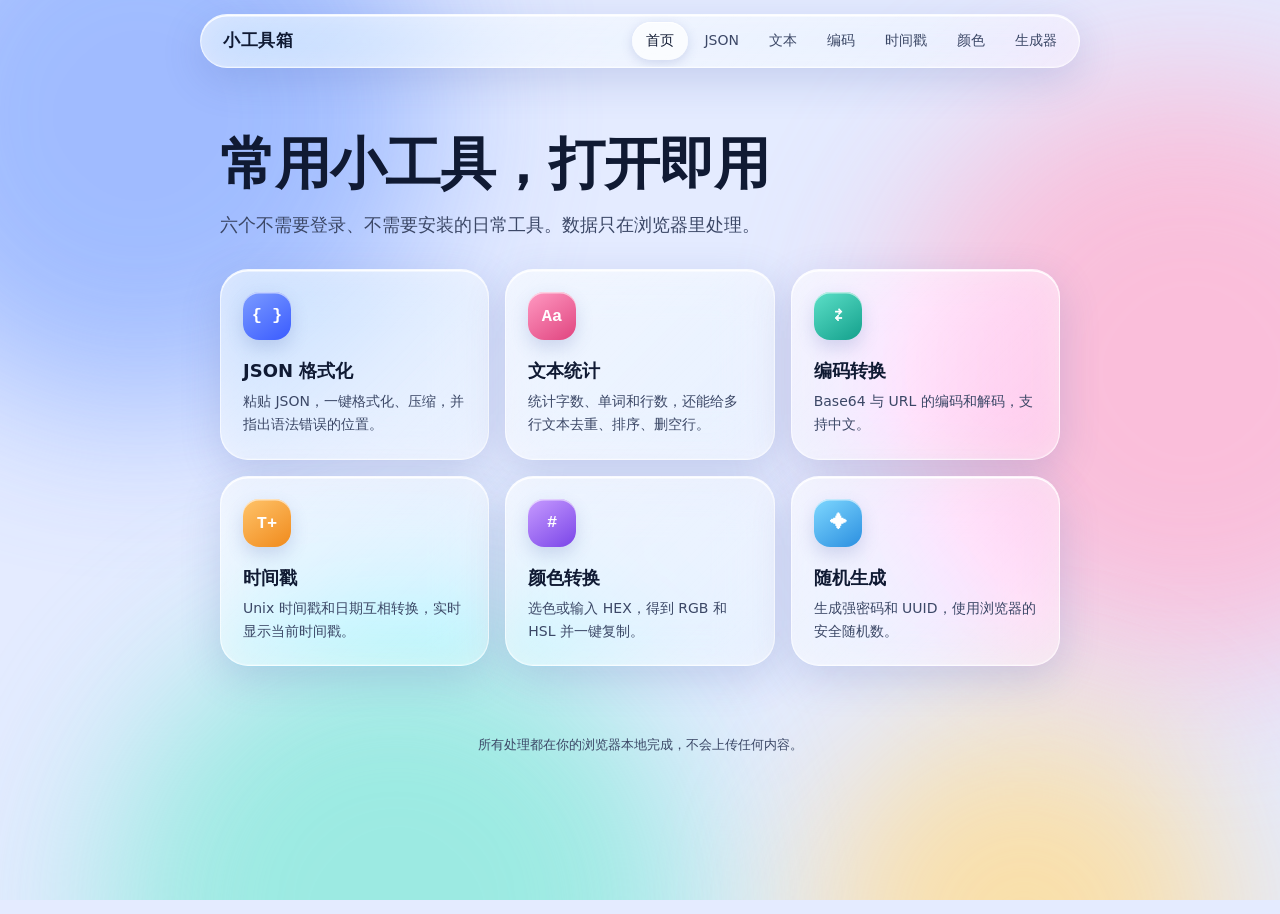
<file: index.html>
<!doctype html><html lang="zh-CN"><head><meta charset="utf-8"><meta name="viewport" content="width=device-width,initial-scale=1"><title>首页 · 小工具箱</title><link rel="stylesheet" href="style.css"></head><body><main>
<h1>常用小工具，打开即用</h1><p class="sub">六个不需要登录、不需要安装的日常工具。数据只在浏览器里处理。</p>
<div class="tiles">
<a class="tile" href="json.html"><i style="--t1:#7c9cff;--t2:#3a5bff">{ }</i><b>JSON 格式化</b><span>粘贴 JSON，一键格式化、压缩，并指出语法错误的位置。</span></a>
<a class="tile" href="text.html"><i style="--t1:#ff9ac2;--t2:#e0447f">Aa</i><b>文本统计</b><span>统计字数、单词和行数，还能给多行文本去重、排序、删空行。</span></a>
<a class="tile" href="encode.html"><i style="--t1:#5de0c8;--t2:#13a08c">⇄</i><b>编码转换</b><span>Base64 与 URL 的编码和解码，支持中文。</span></a>
<a class="tile" href="time.html"><i style="--t1:#ffc46b;--t2:#f08a1c">T+</i><b>时间戳</b><span>Unix 时间戳和日期互相转换，实时显示当前时间戳。</span></a>
<a class="tile" href="color.html"><i style="--t1:#c79bff;--t2:#7a45e8">#</i><b>颜色转换</b><span>选色或输入 HEX，得到 RGB 和 HSL 并一键复制。</span></a>
<a class="tile" href="gen.html"><i style="--t1:#7fd8ff;--t2:#2b8fe0">✦</i><b>随机生成</b><span>生成强密码和 UUID，使用浏览器的安全随机数。</span></a>
</div>
</main><script src="app.js"></script></body></html>
</file>
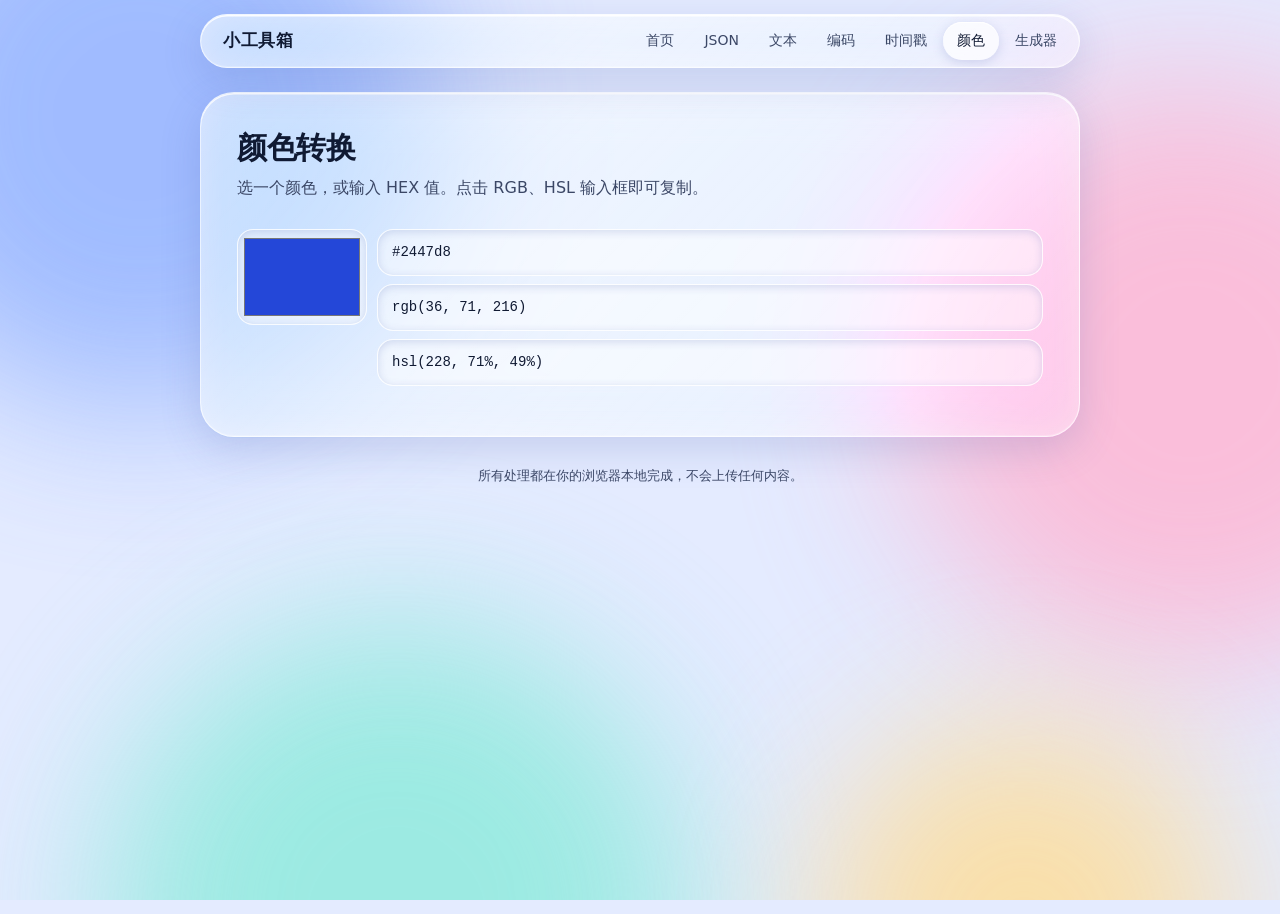
<file: color.html>
<!doctype html><html lang="zh-CN"><head><meta charset="utf-8"><meta name="viewport" content="width=device-width,initial-scale=1"><title>颜色转换 · 小工具箱</title><link rel="stylesheet" href="style.css"></head><body><main>
<h1>颜色转换</h1><p class="sub">选一个颜色，或输入 HEX 值。点击 RGB、HSL 输入框即可复制。</p>
<div class="row"><input type="color" id="c" style="flex:0 0 96px;height:96px;padding:4px" aria-label="选色"><div style="flex:3;display:grid;gap:8px"><input id="hex" aria-label="HEX"><input id="rgb" readonly aria-label="RGB"><input id="hsl" readonly aria-label="HSL"></div></div>
</main><script src="app.js"></script>
<script>
function set(h,k){h=h.replace('#','');if(h.length==3)h=[...h].map(x=>x+x).join('');if(!/^[0-9a-f]{6}$/i.test(h))return;
const[r,g,b]=[0,2,4].map(i=>parseInt(h.substr(i,2),16)),x=r/255,y=g/255,z=b/255,M=Math.max(x,y,z),n=Math.min(x,y,z),l=(M+n)/2,d=M-n;
let H=0,S=0;if(d){S=d/(1-Math.abs(2*l-1));H=M==x?((y-z)/d)%6:M==y?(z-x)/d+2:(x-y)/d+4;H=Math.round(H*60);if(H<0)H+=360}
h='#'+h.toLowerCase();$('#c').value=h;if(!k)$('#hex').value=h;
$('#rgb').value=`rgb(${r}, ${g}, ${b})`;$('#hsl').value=`hsl(${H}, ${Math.round(S*100)}%, ${Math.round(l*100)}%)`}
$('#c').oninput=e=>set(e.target.value);$('#hex').oninput=e=>set(e.target.value,1);
$('#rgb').onclick=e=>cp(e.target.value,e.target);$('#hsl').onclick=$('#rgb').onclick;
set('#2447d8');
</script></body></html>
</file>
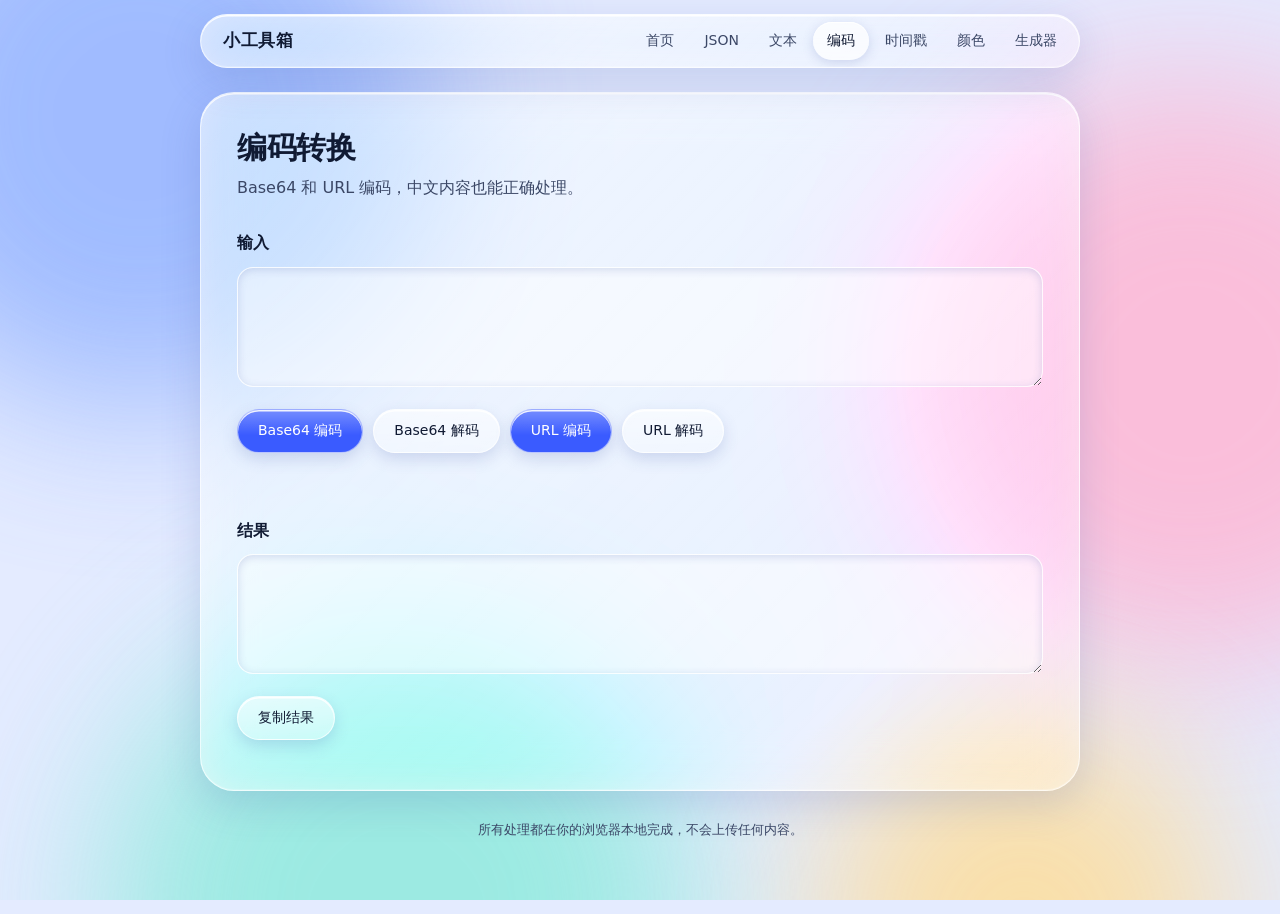
<file: encode.html>
<!doctype html><html lang="zh-CN"><head><meta charset="utf-8"><meta name="viewport" content="width=device-width,initial-scale=1"><title>编码转换 · 小工具箱</title><link rel="stylesheet" href="style.css"></head><body><main>
<h1>编码转换</h1><p class="sub">Base64 和 URL 编码，中文内容也能正确处理。</p>
<h3>输入</h3><textarea id="i" style="min-height:120px" spellcheck="false"></textarea>
<div class="row"><button class="p" onclick="run(b64e)">Base64 编码</button><button onclick="run(b64d)">Base64 解码</button><button class="p" onclick="run(encodeURIComponent)">URL 编码</button><button onclick="run(decodeURIComponent)">URL 解码</button></div>
<div id="msg" class="msg"></div>
<h3>结果</h3><textarea id="o" style="min-height:120px" readonly></textarea>
<div class="row"><button onclick="cp($('#o').value,this)">复制结果</button></div>
</main><script src="app.js"></script>
<script>
const E=new TextEncoder(),D=new TextDecoder();
const b64e=s=>btoa(Array.from(E.encode(s),c=>String.fromCharCode(c)).join(''));
const b64d=s=>D.decode(Uint8Array.from(atob(s.trim()),c=>c.charCodeAt(0)));
function run(fn){try{$('#o').value=fn($('#i').value);say('')}catch(x){say('转换失败：输入内容的格式不正确',1)}}
</script></body></html>
</file>
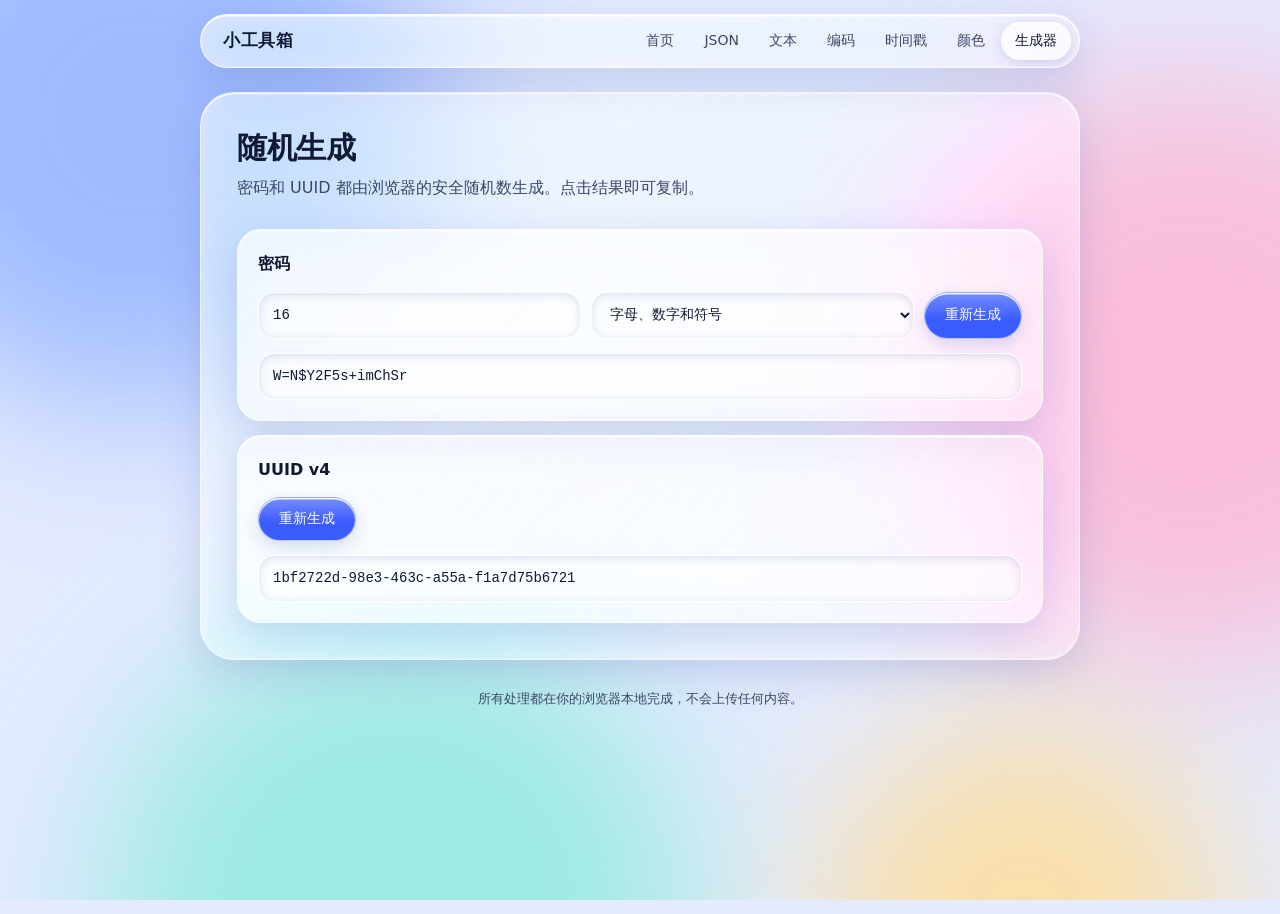
<file: gen.html>
<!doctype html><html lang="zh-CN"><head><meta charset="utf-8"><meta name="viewport" content="width=device-width,initial-scale=1"><title>随机生成 · 小工具箱</title><link rel="stylesheet" href="style.css"></head><body><main>
<h1>随机生成</h1><p class="sub">密码和 UUID 都由浏览器的安全随机数生成。点击结果即可复制。</p>
<div class="pn"><h3 style="margin-top:0">密码</h3><div class="row"><input id="len" type="number" value="16" min="6" max="64" aria-label="长度"><select id="set" aria-label="字符类型"><option value="a">字母和数字</option><option value="b" selected>字母、数字和符号</option><option value="c">仅数字</option></select><button class="p" onclick="pw()">重新生成</button></div><input id="pw" readonly onclick="cp(this.value,this)"></div>
<div class="pn" style="margin-top:14px"><h3 style="margin-top:0">UUID v4</h3><div class="row"><button class="p" onclick="uid()">重新生成</button></div><input id="uu" readonly onclick="cp(this.value,this)"></div>
</main><script src="app.js"></script>
<script>
const S={a:"ABCDEFGHJKLMNPQRSTUVWXYZabcdefghijkmnopqrstuvwxyz23456789",b:"ABCDEFGHJKLMNPQRSTUVWXYZabcdefghijkmnopqrstuvwxyz23456789!@#$%^&*-_=+?",c:"0123456789"};
function pw(){const s=S[$('#set').value],n=Math.min(64,Math.max(6,+$('#len').value||16)),r=crypto.getRandomValues(new Uint32Array(n));$('#pw').value=[...r].map(x=>s[x%s.length]).join('')}
function uid(){$('#uu').value=crypto.randomUUID?crypto.randomUUID():"10000000-1000-4000-8000-100000000000".replace(/[018]/g,c=>(c^crypto.getRandomValues(new Uint8Array(1))[0]&15>>c/4).toString(16))}
pw();uid();
</script></body></html>
</file>
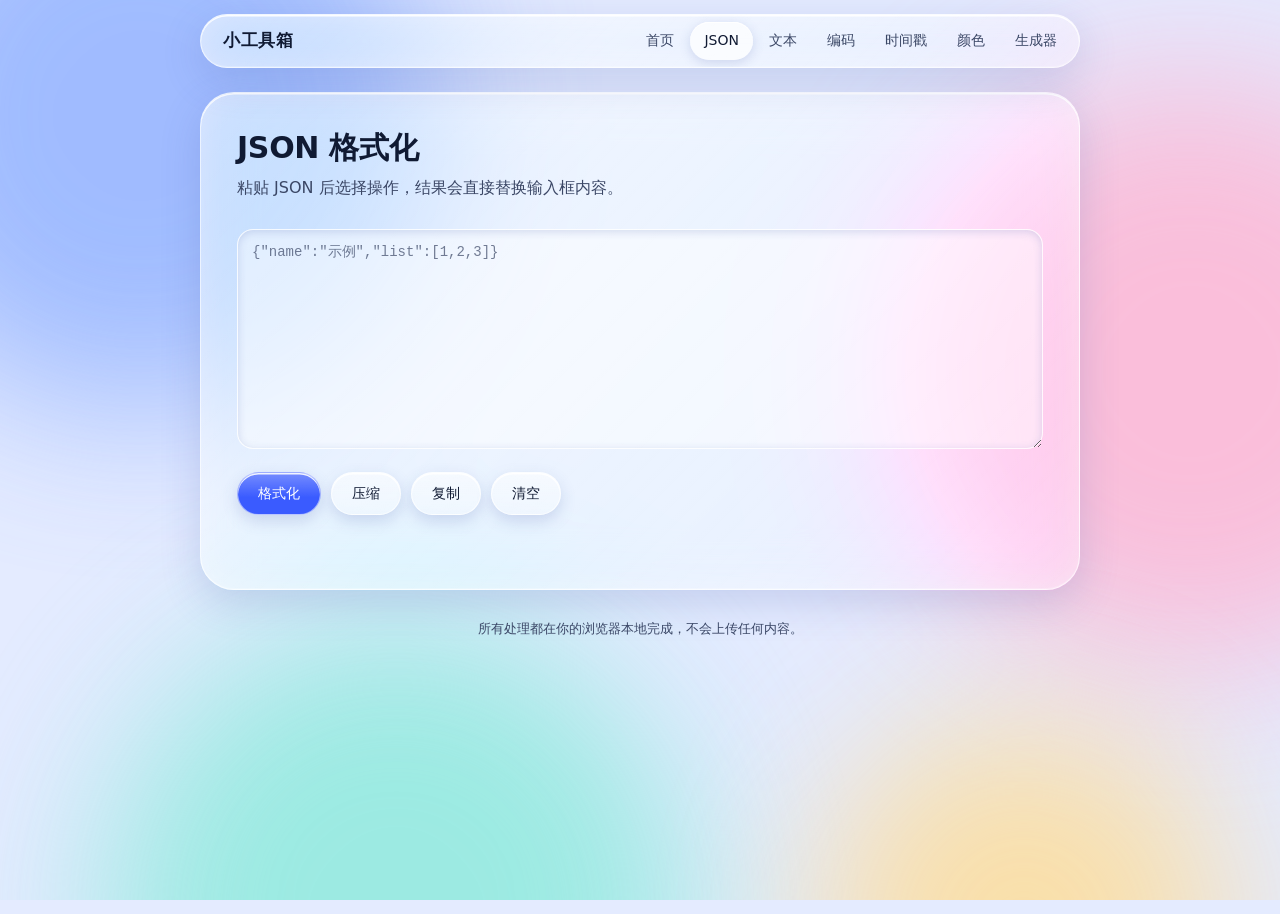
<file: json.html>
<!doctype html><html lang="zh-CN"><head><meta charset="utf-8"><meta name="viewport" content="width=device-width,initial-scale=1"><title>JSON 格式化 · 小工具箱</title><link rel="stylesheet" href="style.css"></head><body><main>
<h1>JSON 格式化</h1><p class="sub">粘贴 JSON 后选择操作，结果会直接替换输入框内容。</p>
<textarea id="i" placeholder='{"name":"示例","list":[1,2,3]}' spellcheck="false"></textarea>
<div class="row"><button class="p" onclick="f(2)">格式化</button><button onclick="f(0)">压缩</button><button onclick="cp($('#i').value,this)">复制</button><button onclick="$('#i').value='';say('')">清空</button></div>
<div id="msg" class="msg"></div>
</main><script src="app.js"></script>
<script>
function f(n){try{const v=JSON.parse($('#i').value);$('#i').value=JSON.stringify(v,null,n);say('JSON 有效')}catch(e){say('语法错误：'+e.message,1)}}
</script></body></html>
</file>
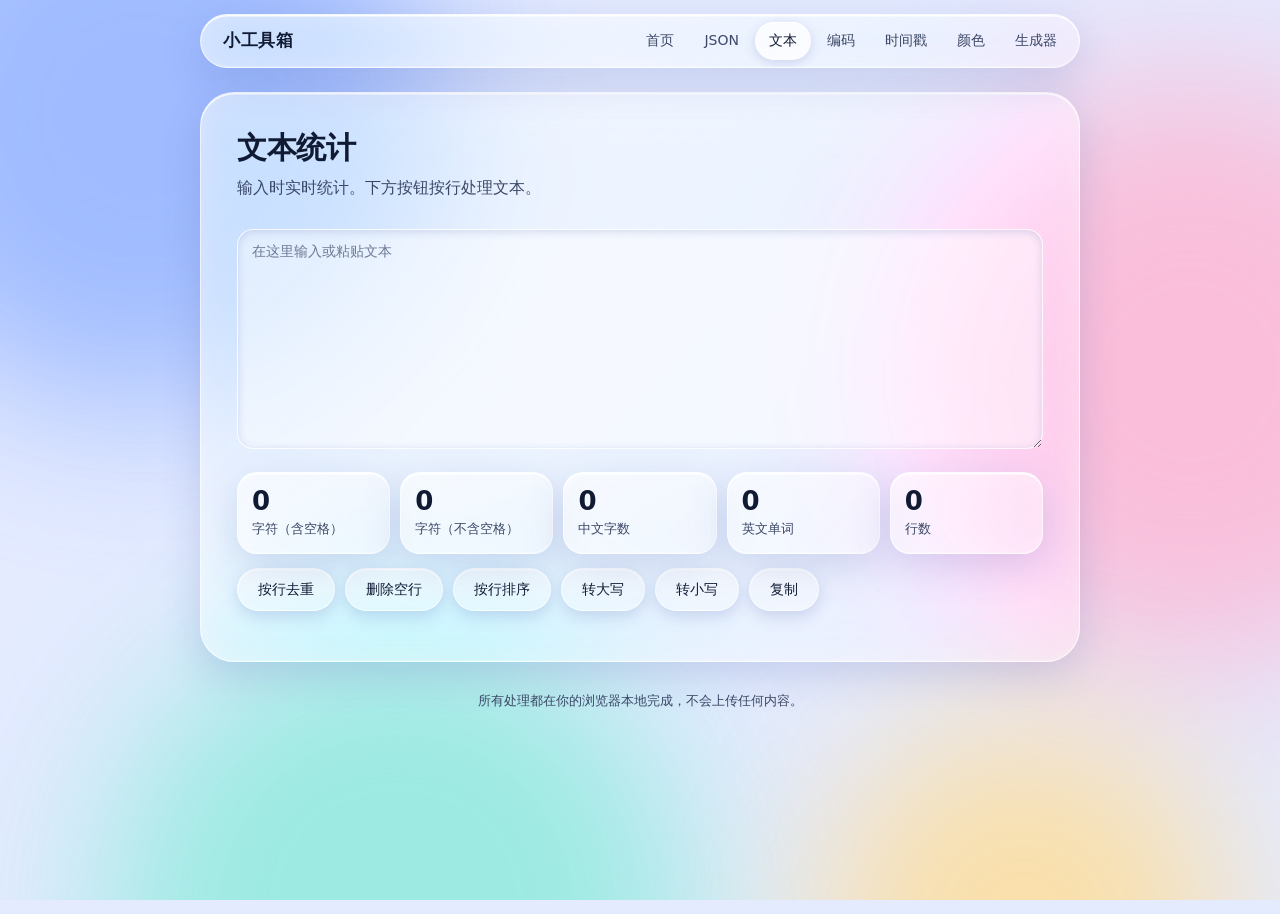
<file: text.html>
<!doctype html><html lang="zh-CN"><head><meta charset="utf-8"><meta name="viewport" content="width=device-width,initial-scale=1"><title>文本统计 · 小工具箱</title><link rel="stylesheet" href="style.css"></head><body><main>
<h1>文本统计</h1><p class="sub">输入时实时统计。下方按钮按行处理文本。</p>
<textarea id="i" placeholder="在这里输入或粘贴文本" spellcheck="false"></textarea>
<div id="s" class="stats"></div>
<div class="row"><button onclick="L(a=>[...new Set(a)])">按行去重</button><button onclick="L(a=>a.filter(x=>x.trim()))">删除空行</button><button onclick="L(a=>[...a].sort((x,y)=>x.localeCompare(y,'zh')))">按行排序</button><button onclick="i.value=i.value.toUpperCase();up()">转大写</button><button onclick="i.value=i.value.toLowerCase();up()">转小写</button><button onclick="cp(i.value,this)">复制</button></div>
</main><script src="app.js"></script>
<script>
const i=$('#i');
function up(){const t=i.value,cn=(t.match(/[\u4e00-\u9fff]/g)||[]).length,en=(t.match(/[A-Za-z0-9]+(?:['’-][A-Za-z0-9]+)*/g)||[]).length;
$('#s').innerHTML=[["字符（含空格）",[...t].length],["字符（不含空格）",[...t.replace(/\s/g,'')].length],["中文字数",cn],["英文单词",en],["行数",t?t.split('\n').length:0]].map(([a,b])=>`<div><b>${b}</b>${a}</div>`).join('')}
function L(fn){i.value=fn(i.value.split('\n')).join('\n');up()}
i.oninput=up;up();
</script></body></html>
</file>
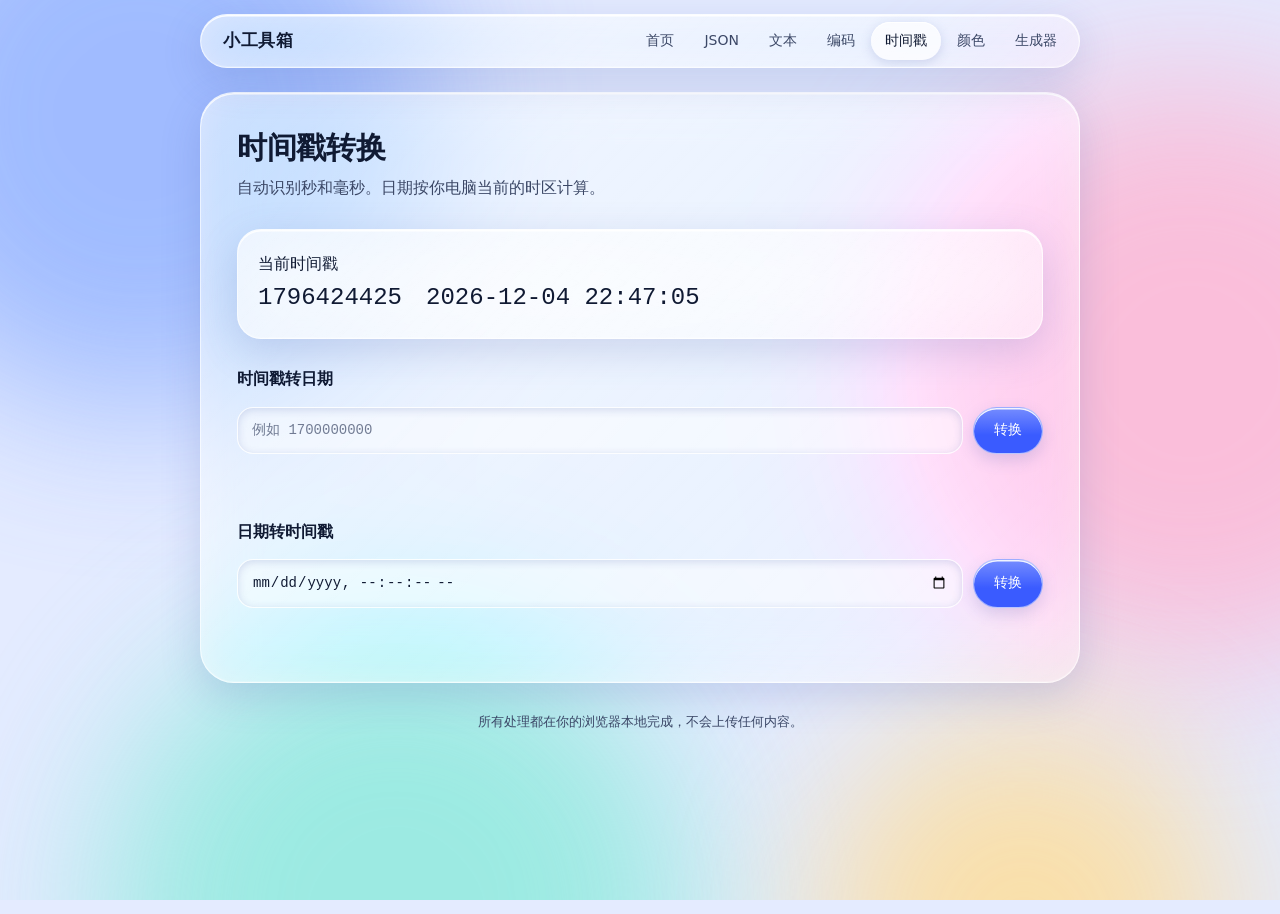
<file: time.html>
<!doctype html><html lang="zh-CN"><head><meta charset="utf-8"><meta name="viewport" content="width=device-width,initial-scale=1"><title>时间戳 · 小工具箱</title><link rel="stylesheet" href="style.css"></head><body><main>
<h1>时间戳转换</h1><p class="sub">自动识别秒和毫秒。日期按你电脑当前的时区计算。</p>
<div class="pn">当前时间戳<div id="now" style="font-size:24px;font-family:ui-monospace,Menlo,Consolas,monospace"></div></div>
<h3>时间戳转日期</h3><div class="row"><input id="ts" placeholder="例如 1700000000"><button class="p" onclick="a()">转换</button></div><div id="r1" class="msg"></div>
<h3>日期转时间戳</h3><div class="row"><input id="dt" type="datetime-local" step="1"><button class="p" onclick="b()">转换</button></div><div id="r2" class="msg"></div>
</main><script src="app.js"></script>
<script>
const p=n=>String(n).padStart(2,'0');
const fmt=d=>`${d.getFullYear()}-${p(d.getMonth()+1)}-${p(d.getDate())} ${p(d.getHours())}:${p(d.getMinutes())}:${p(d.getSeconds())}`;
function tick(){$('#now').textContent=Math.floor(Date.now()/1000)+'　'+fmt(new Date())}
tick();setInterval(tick,1000);
function a(){let n=+$('#ts').value.trim();const o=$('#r1');if(!n){o.textContent='请输入有效数字';return}if(n<1e11)n*=1000;const d=new Date(n);o.textContent='本地时间：'+fmt(d)+'　UTC：'+d.toISOString()}
function b(){const v=$('#dt').value;if(!v){$('#r2').textContent='请选择日期和时间';return}const t=new Date(v).getTime();$('#r2').textContent='秒：'+t/1000+'　毫秒：'+t}
</script></body></html>
</file>
<file: style.css>
:root{--tx:#101a33;--mut:#3b4766;--ac:#3a5bff;--pa:#3a5bff;--pt:#fff;--er:#c9242e;
--g:rgba(255,255,255,.3);--g2:rgba(255,255,255,.55);--gb:rgba(255,255,255,.7);--gs:rgba(70,90,170,.2);--hi:rgba(255,255,255,.9);--lo:rgba(255,255,255,.2);--in:rgba(255,255,255,.45);--sp:rgba(255,255,255,.55);--fb:rgba(244,247,255,.92);
--bg:#e4ebff;--b1:#8fb0ff;--b2:#ffb3d1;--b3:#8aeadb;--b4:#ffdc94;color-scheme:light}
@media(prefers-color-scheme:dark){:root{--tx:#eef2ff;--mut:#a9b3d4;--ac:#9bb0ff;--pa:#8aa0ff;--pt:#0a0d1c;--er:#ff9a9a;
--g:rgba(255,255,255,.07);--g2:rgba(255,255,255,.15);--gb:rgba(255,255,255,.24);--gs:rgba(0,0,0,.45);--hi:rgba(255,255,255,.4);--lo:rgba(255,255,255,.05);--in:rgba(0,0,0,.25);--sp:rgba(255,255,255,.2);--fb:rgba(24,30,58,.94);
--bg:#090c1a;--b1:#3548e0;--b2:#b02f7c;--b3:#0b8f9c;--b4:#6a3fd0;color-scheme:dark}}
*{box-sizing:border-box}
body{margin:0;min-height:100vh;color:var(--tx);background:var(--bg);font:16px/1.7 system-ui,-apple-system,"PingFang SC","Microsoft YaHei",sans-serif}
.bg{position:fixed;inset:0;z-index:-1;overflow:hidden;pointer-events:none}
.bg i{position:absolute;width:46vmax;height:46vmax;border-radius:50%;filter:blur(80px);opacity:.8;animation:fl 28s ease-in-out infinite alternate}
.bg i:nth-child(1){background:var(--b1);left:-12vmax;top:-14vmax}
.bg i:nth-child(2){background:var(--b2);right:-16vmax;top:6vmax;animation-delay:-9s}
.bg i:nth-child(3){background:var(--b3);left:8vmax;bottom:-24vmax;animation-delay:-15s}
.bg i:nth-child(4){background:var(--b4);right:4vmax;bottom:-18vmax;width:32vmax;height:32vmax;animation-delay:-5s}
@keyframes fl{to{transform:translate(6vmax,-5vmax) scale(1.12)}}
@media(prefers-reduced-motion:reduce){.bg i{animation:none}}

nav,.pn,.tile,.stats div,body.tool main{position:relative;background:linear-gradient(135deg,var(--g2),var(--g));-webkit-backdrop-filter:blur(26px) saturate(180%);backdrop-filter:blur(26px) saturate(180%);border:1px solid var(--gb);box-shadow:inset 0 1.5px 0 var(--hi),inset 0 -1px 0 var(--lo),inset 0 0 24px var(--lo),0 12px 40px var(--gs)}
@supports not ((backdrop-filter:blur(1px)) or (-webkit-backdrop-filter:blur(1px))){nav,.pn,.tile,.stats div,body.tool main{background:var(--fb)}}

header{position:sticky;top:12px;z-index:9;padding:0 16px;margin-top:14px}
nav{max-width:880px;margin:auto;padding:7px 8px 7px 22px;border-radius:999px;display:flex;gap:2px;align-items:center;overflow-x:auto;scrollbar-width:none}
nav::-webkit-scrollbar{display:none}
nav b{margin-right:auto;padding-right:14px;font-size:17px;letter-spacing:.04em;white-space:nowrap}
nav a{flex:none;padding:7px 14px;border-radius:999px;color:var(--mut);text-decoration:none;font-size:14px;white-space:nowrap;transition:background .2s,color .2s}
nav a:hover{color:var(--tx)}
nav a.on{background:var(--gb);color:var(--tx);box-shadow:inset 0 1px 0 var(--hi),0 3px 12px var(--gs)}

main{max-width:880px;margin:0 auto;padding:36px 20px 40px}
body.tool main{width:calc(100% - 32px);margin:24px auto 0;padding:36px;border-radius:34px}
@media(max-width:560px){body.tool main{padding:22px;border-radius:26px}}
h1{font-size:30px;line-height:1.25;margin:0 0 8px;letter-spacing:-.01em}
body.home h1{font-size:clamp(34px,7vw,56px);line-height:1.15;margin:28px 0 14px;letter-spacing:-.02em}
body.home .sub{font-size:18px}
h3{margin:26px 0 10px;font-size:16px}
.sub{color:var(--mut);margin:0 0 28px;max-width:34em}

.tiles{display:grid;gap:16px;grid-template-columns:repeat(auto-fill,minmax(250px,1fr))}
.tile{display:block;padding:22px;border-radius:28px;color:inherit;text-decoration:none;transition:transform .25s}
.tile:hover{transform:translateY(-4px);background:radial-gradient(240px circle at var(--mx,50%) var(--my,0),var(--sp),transparent 70%),linear-gradient(135deg,var(--g2),var(--g))}
.tile i{display:grid;place-items:center;width:48px;height:48px;border-radius:16px;margin-bottom:16px;font:600 17px ui-monospace,Menlo,Consolas,monospace;color:#fff;background:linear-gradient(145deg,var(--t1),var(--t2));box-shadow:inset 0 1.5px 0 rgba(255,255,255,.6),0 8px 18px var(--gs)}
.tile b{display:block;font-size:18px;margin-bottom:4px}
.tile span{display:block;color:var(--mut);font-size:14px;line-height:1.65}

.pn{border-radius:24px;padding:20px}
textarea,input,select{width:100%;font:14px/1.5 ui-monospace,Menlo,Consolas,monospace;color:var(--tx);background:var(--in);border:1px solid var(--gb);border-radius:16px;padding:12px 14px;box-shadow:inset 0 2px 8px var(--gs)}
::placeholder{color:var(--mut);opacity:.7}
textarea{min-height:220px;resize:vertical}
:focus-visible{outline:2px solid var(--ac);outline-offset:2px}
.row{display:flex;gap:10px;flex-wrap:wrap;margin:14px 0}
.row>*{flex:1;min-width:130px}
.row>button{flex:0 0 auto;min-width:0}
button{padding:9px 20px;border-radius:999px;border:1px solid var(--gb);background:linear-gradient(180deg,var(--g2),var(--g));color:var(--tx);font:inherit;font-size:14px;cursor:pointer;box-shadow:inset 0 1.5px 0 var(--hi),0 6px 16px var(--gs);transition:transform .15s}
button:not(.p):hover{background:radial-gradient(100px circle at var(--mx,50%) var(--my,50%),var(--sp),transparent 70%),linear-gradient(180deg,var(--g2),var(--g))}
button:hover{transform:translateY(-1px)}button:active{transform:scale(.97)}
button.p{color:var(--pt);border-color:rgba(255,255,255,.5);background:linear-gradient(180deg,rgba(255,255,255,.3),transparent 60%),var(--pa)}
.stats{display:grid;grid-template-columns:repeat(auto-fit,minmax(130px,1fr));gap:10px;margin-top:14px}
.stats div{padding:12px 14px;border-radius:20px;font-size:13px;color:var(--mut);-webkit-backdrop-filter:none;backdrop-filter:none}
.stats b{display:block;font-size:26px;color:var(--tx);line-height:1.3}
.msg{font-size:14px;color:var(--mut);min-height:24px;word-break:break-all}.err{color:var(--er)}
footer{text-align:center;color:var(--mut);font-size:13px;padding:28px 20px 36px}
</file>
